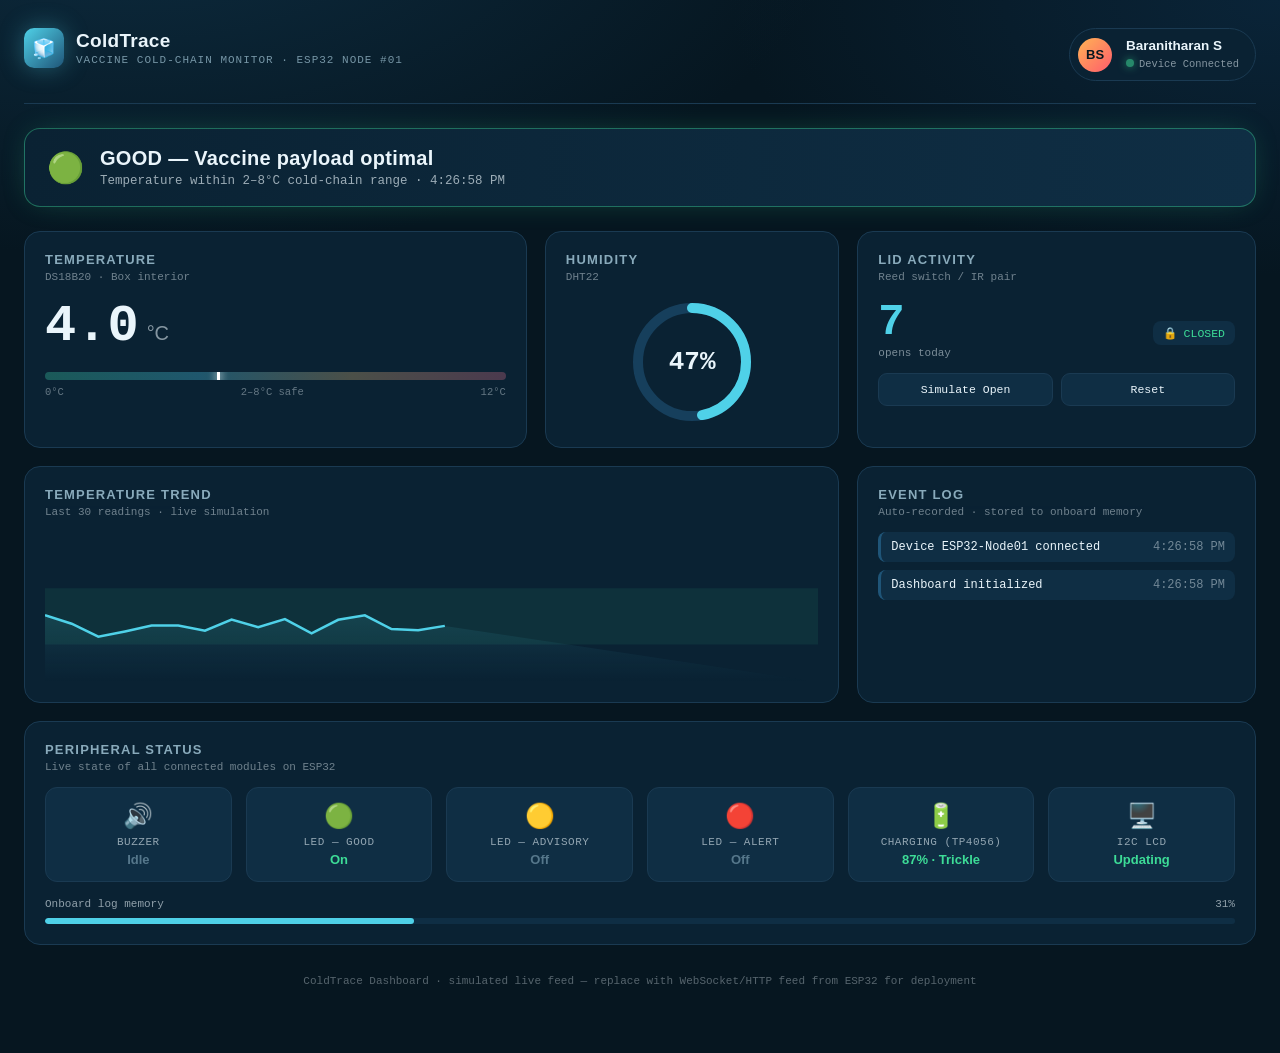
<file: v1/dashboard_mockup/ColdTrace_Dashboard.html>
<!DOCTYPE html>
<html lang="en">
<head>
<meta charset="UTF-8">
<title>ColdTrace — Vaccine Cold Chain Monitor</title>
<style>
  :root{
    --ice-950:#061620;
    --ice-900:#0a2233;
    --ice-800:#0f2e44;
    --ice-700:#163f5c;
    --ice-600:#1f5578;
    --ice-100:#eaf5fb;
    --frost:#bfe4f5;
    --cyan:#4fd1e8;
    --cyan-dim:#2a8fa3;
    --good:#3ddc97;
    --normal:#4fd1e8;
    --bad:#ff5c6c;
    --advisory:#ffb454;
    --line:#1a3a52;
    --font-display:'Space Grotesk',-apple-system,sans-serif;
    --font-mono:'IBM Plex Mono',monospace;
  }
  *{box-sizing:border-box;}
  body{
    margin:0;
    background:
      radial-gradient(1200px 600px at 10% -10%, #0d2c40 0%, transparent 60%),
      radial-gradient(1000px 500px at 100% 0%, #0a2438 0%, transparent 55%),
      var(--ice-950);
    color:var(--ice-100);
    font-family:var(--font-display);
    min-height:100vh;
  }
  @import url('https://fonts.googleapis.com/css2?family=Space+Grotesk:wght@400;500;600;700&family=IBM+Plex+Mono:wght@400;500;600&display=swap');

  .wrap{max-width:1280px;margin:0 auto;padding:28px 24px 60px;}

  /* Header */
  header{
    display:flex;justify-content:space-between;align-items:flex-start;
    padding-bottom:22px;border-bottom:1px solid var(--line);margin-bottom:24px;
    flex-wrap:wrap;gap:16px;
  }
  .brand{display:flex;align-items:center;gap:12px;}
  .brand-mark{
    width:40px;height:40px;border-radius:10px;
    background:linear-gradient(135deg,var(--cyan),var(--ice-600));
    display:flex;align-items:center;justify-content:center;
    font-size:19px;box-shadow:0 0 24px rgba(79,209,232,.35);
  }
  .brand h1{font-size:19px;margin:0;letter-spacing:.3px;font-weight:700;}
  .brand span{display:block;font-size:11px;color:var(--frost);opacity:.6;font-family:var(--font-mono);letter-spacing:1px;text-transform:uppercase;margin-top:2px;}

  .account{
    display:flex;align-items:center;gap:14px;
    background:var(--ice-900);border:1px solid var(--line);
    padding:8px 16px 8px 8px;border-radius:100px;
  }
  .avatar{width:34px;height:34px;border-radius:50%;background:linear-gradient(135deg,#ffb454,#ff5c6c);display:flex;align-items:center;justify-content:center;font-weight:700;font-size:13px;color:var(--ice-950);}
  .account .who{font-size:12.5px;line-height:1.35;}
  .account .who b{display:block;font-size:13.5px;}
  .account .who small{opacity:.55;font-family:var(--font-mono);}
  .dot-live{width:8px;height:8px;border-radius:50%;background:var(--good);box-shadow:0 0 8px var(--good);animation:pulse 1.8s infinite;}
  @keyframes pulse{0%,100%{opacity:1}50%{opacity:.35}}

  /* Status banner */
  .status-banner{
    display:flex;align-items:center;gap:16px;
    padding:18px 22px;border-radius:16px;margin-bottom:24px;
    border:1px solid var(--line);
    background:linear-gradient(90deg, var(--ice-900), var(--ice-800));
    transition:all .4s;
  }
  .status-banner .icon{font-size:30px;}
  .status-banner .txt b{font-size:20px;display:block;letter-spacing:.3px;}
  .status-banner .txt span{font-size:12.5px;opacity:.65;font-family:var(--font-mono);}
  .status-banner.good{border-color:rgba(61,220,151,.4);box-shadow:0 0 30px -10px rgba(61,220,151,.35);}
  .status-banner.normal{border-color:rgba(79,209,232,.4);box-shadow:0 0 30px -10px rgba(79,209,232,.35);}
  .status-banner.bad{border-color:rgba(255,92,108,.5);box-shadow:0 0 30px -10px rgba(255,92,108,.4);}
  .status-banner.advisory{border-color:rgba(255,180,84,.45);box-shadow:0 0 30px -10px rgba(255,180,84,.4);}

  /* Grid */
  .grid{display:grid;grid-template-columns:repeat(12,1fr);gap:18px;}
  .card{
    background:var(--ice-900);border:1px solid var(--line);border-radius:16px;
    padding:20px;position:relative;overflow:hidden;
  }
  .card h3{margin:0 0 4px;font-size:13px;text-transform:uppercase;letter-spacing:1.2px;color:var(--frost);opacity:.7;font-weight:600;}
  .card .sub{font-size:11px;font-family:var(--font-mono);opacity:.45;margin-bottom:14px;}

  .c-temp{grid-column:span 5;}
  .c-hum{grid-column:span 3;}
  .c-lid{grid-column:span 4;}
  .c-chart{grid-column:span 8;}
  .c-log{grid-column:span 4;}
  .c-periph{grid-column:span 12;}

  @media(max-width:900px){
    .c-temp,.c-hum,.c-lid,.c-chart,.c-log,.c-periph{grid-column:span 12;}
  }

  .big-metric{display:flex;align-items:baseline;gap:8px;}
  .big-metric .num{font-size:52px;font-weight:700;font-family:var(--font-mono);}
  .big-metric .unit{font-size:20px;opacity:.55;}
  .range-bar{height:8px;border-radius:5px;background:var(--ice-800);margin-top:16px;position:relative;overflow:hidden;}
  .range-bar .fill{position:absolute;top:0;bottom:0;background:linear-gradient(90deg,#3ddc97,#4fd1e8,#ffb454,#ff5c6c);width:100%;opacity:.25;}
  .range-bar .marker{position:absolute;top:-4px;width:3px;height:16px;background:#fff;border-radius:2px;box-shadow:0 0 8px #fff;transition:left .6s;}
  .range-labels{display:flex;justify-content:space-between;font-size:10.5px;font-family:var(--font-mono);opacity:.4;margin-top:6px;}

  .hum-ring{display:flex;justify-content:center;align-items:center;position:relative;height:130px;}
  .hum-ring svg{transform:rotate(-90deg);}
  .hum-ring .val{position:absolute;font-family:var(--font-mono);font-size:26px;font-weight:600;}

  .lid-count{display:flex;align-items:center;justify-content:space-between;gap:10px;}
  .lid-count .num{font-size:44px;font-family:var(--font-mono);font-weight:700;color:var(--cyan);}
  .lid-state{
    display:inline-flex;align-items:center;gap:6px;font-size:11.5px;font-family:var(--font-mono);
    padding:5px 10px;border-radius:8px;background:var(--ice-800);margin-top:10px;
  }
  .lid-state.open{color:var(--advisory);}
  .lid-state.closed{color:var(--good);}
  .btn-row{display:flex;gap:8px;margin-top:14px;}
  .btn{
    flex:1;background:var(--ice-800);border:1px solid var(--line);color:var(--ice-100);
    padding:9px 10px;border-radius:9px;font-family:var(--font-mono);font-size:11.5px;cursor:pointer;
    transition:.2s;
  }
  .btn:hover{background:var(--ice-700);border-color:var(--cyan-dim);}
  .btn.danger:hover{border-color:var(--bad);color:var(--bad);}

  canvas{width:100%;display:block;}

  .log-list{display:flex;flex-direction:column;gap:8px;max-height:260px;overflow-y:auto;}
  .log-item{
    display:flex;justify-content:space-between;font-size:12px;font-family:var(--font-mono);
    padding:8px 10px;background:var(--ice-800);border-radius:8px;border-left:3px solid var(--ice-600);
  }
  .log-item.warn{border-left-color:var(--advisory);}
  .log-item.crit{border-left-color:var(--bad);}
  .log-item .t{opacity:.45;}

  .periph-grid{display:grid;grid-template-columns:repeat(6,1fr);gap:14px;}
  @media(max-width:900px){.periph-grid{grid-template-columns:repeat(2,1fr);}}
  .periph{
    background:var(--ice-800);border:1px solid var(--line);border-radius:12px;
    padding:14px;text-align:center;
  }
  .periph .ic{font-size:24px;margin-bottom:6px;}
  .periph .lbl{font-size:11px;font-family:var(--font-mono);opacity:.6;text-transform:uppercase;letter-spacing:.5px;}
  .periph .state{font-size:13px;font-weight:600;margin-top:4px;}
  .periph .state.on{color:var(--good);}
  .periph .state.off{color:var(--frost);opacity:.4;}
  .periph .state.alert{color:var(--bad);}

  .storage-bar{height:6px;background:var(--ice-800);border-radius:4px;margin-top:8px;overflow:hidden;}
  .storage-bar .fill{height:100%;background:var(--cyan);border-radius:4px;transition:width .4s;}

  footer{margin-top:30px;text-align:center;font-size:11px;font-family:var(--font-mono);opacity:.35;}
</style>
</head>
<body>
<div class="wrap">

  <header>
    <div class="brand">
      <div class="brand-mark">🧊</div>
      <div>
        <h1>ColdTrace</h1>
        <span>Vaccine Cold-Chain Monitor · ESP32 Node #01</span>
      </div>
    </div>
    <div class="account">
      <div class="avatar">BS</div>
      <div class="who">
        <b>Baranitharan S</b>
        <small><span class="dot-live" style="display:inline-block;margin-right:5px;"></span>Device Connected</small>
      </div>
    </div>
  </header>

  <div class="status-banner normal" id="statusBanner">
    <div class="icon" id="statusIcon">🟦</div>
    <div class="txt">
      <b id="statusText">NORMAL — Vaccine payload within safe range</b>
      <span id="statusSub">Last synced just now · Auto-refresh every 3s</span>
    </div>
  </div>

  <div class="grid">

    <div class="card c-temp">
      <h3>Temperature</h3>
      <div class="sub">DS18B20 · Box interior</div>
      <div class="big-metric"><span class="num" id="tempVal">4.2</span><span class="unit">°C</span></div>
      <div class="range-bar"><div class="fill"></div><div class="marker" id="tempMarker" style="left:38%"></div></div>
      <div class="range-labels"><span>0°C</span><span>2–8°C safe</span><span>12°C</span></div>
    </div>

    <div class="card c-hum">
      <h3>Humidity</h3>
      <div class="sub">DHT22</div>
      <div class="hum-ring">
        <svg width="130" height="130">
          <circle cx="65" cy="65" r="54" stroke="#163f5c" stroke-width="10" fill="none"/>
          <circle id="humArc" cx="65" cy="65" r="54" stroke="#4fd1e8" stroke-width="10" fill="none"
            stroke-linecap="round" stroke-dasharray="339" stroke-dashoffset="120"/>
        </svg>
        <div class="val" id="humVal">54%</div>
      </div>
    </div>

    <div class="card c-lid">
      <h3>Lid Activity</h3>
      <div class="sub">Reed switch / IR pair</div>
      <div class="lid-count">
        <div>
          <div class="num" id="lidCount">7</div>
          <div style="font-size:11px;opacity:.5;font-family:var(--font-mono);">opens today</div>
        </div>
        <div class="lid-state closed" id="lidState">🔒 CLOSED</div>
      </div>
      <div class="btn-row">
        <button class="btn" onclick="simulateLidOpen()">Simulate Open</button>
        <button class="btn danger" onclick="resetLidCount()">Reset</button>
      </div>
    </div>

    <div class="card c-chart">
      <h3>Temperature Trend</h3>
      <div class="sub">Last 30 readings · live simulation</div>
      <canvas id="tempChart" height="150"></canvas>
    </div>

    <div class="card c-log">
      <h3>Event Log</h3>
      <div class="sub">Auto-recorded · stored to onboard memory</div>
      <div class="log-list" id="logList"></div>
    </div>

    <div class="card c-periph">
      <h3>Peripheral Status</h3>
      <div class="sub">Live state of all connected modules on ESP32</div>
      <div class="periph-grid">
        <div class="periph"><div class="ic">🔊</div><div class="lbl">Buzzer</div><div class="state off" id="pBuzzer">Idle</div></div>
        <div class="periph"><div class="ic">🟢</div><div class="lbl">LED — Good</div><div class="state off" id="pLedGood">Off</div></div>
        <div class="periph"><div class="ic">🟡</div><div class="lbl">LED — Advisory</div><div class="state off" id="pLedAdv">Off</div></div>
        <div class="periph"><div class="ic">🔴</div><div class="lbl">LED — Alert</div><div class="state off" id="pLedAlert">Off</div></div>
        <div class="periph"><div class="ic">🔋</div><div class="lbl">Charging (TP4056)</div><div class="state on" id="pCharge">87% · Trickle</div></div>
        <div class="periph"><div class="ic">🖥️</div><div class="lbl">I2C LCD</div><div class="state on" id="pLcd">Updating</div></div>
      </div>
      <div style="margin-top:16px;">
        <div style="display:flex;justify-content:space-between;font-size:11px;font-family:var(--font-mono);opacity:.6;">
          <span>Onboard log memory</span><span id="memPct">31%</span>
        </div>
        <div class="storage-bar"><div class="fill" id="memFill" style="width:31%"></div></div>
      </div>
    </div>

  </div>

  <footer>ColdTrace Dashboard · simulated live feed — replace with WebSocket/HTTP feed from ESP32 for deployment</footer>
</div>

<script>
let tempHistory = [];
let lidCount = 7;
let logEntries = [];
let memPct = 31;

function addLog(msg, level='info'){
  const time = new Date().toLocaleTimeString();
  logEntries.unshift({msg, time, level});
  if(logEntries.length > 40) logEntries.pop();
  renderLog();
}

function renderLog(){
  const list = document.getElementById('logList');
  list.innerHTML = logEntries.map(e =>
    `<div class="log-item ${e.level==='crit'?'crit':e.level==='warn'?'warn':''}">
      <span>${e.msg}</span><span class="t">${e.time}</span>
    </div>`
  ).join('');
}

function setStatus(level, text, sub){
  const banner = document.getElementById('statusBanner');
  banner.className = 'status-banner ' + level;
  document.getElementById('statusText').innerText = text;
  document.getElementById('statusSub').innerText = sub;
  const icons = {good:'🟢', normal:'🟦', bad:'🔴', advisory:'🟡'};
  document.getElementById('statusIcon').innerText = icons[level];

  document.getElementById('pLedGood').className = 'state ' + (level==='good' ? 'on':'off');
  document.getElementById('pLedGood').innerText = level==='good' ? 'On' : 'Off';
  document.getElementById('pLedAdv').className = 'state ' + (level==='advisory' ? 'on':'off');
  document.getElementById('pLedAdv').innerText = level==='advisory' ? 'On' : 'Off';
  document.getElementById('pLedAlert').className = 'state ' + (level==='bad' ? 'alert':'off');
  document.getElementById('pLedAlert').innerText = level==='bad' ? 'On' : 'Off';
  document.getElementById('pBuzzer').className = 'state ' + (level==='bad' ? 'alert':'off');
  document.getElementById('pBuzzer').innerText = level==='bad' ? 'ALERT' : 'Idle';
}

function classify(temp){
  if(temp >= 2 && temp <= 8) return {level:'good', text:'GOOD — Vaccine payload optimal', sub:'Temperature within 2–8°C cold-chain range'};
  if(temp > 8 && temp <= 10) return {level:'advisory', text:'ADVISORY — Approaching upper limit', sub:'Check lid seal and ice packs soon'};
  if(temp < 2 && temp >= 0) return {level:'advisory', text:'ADVISORY — Approaching lower limit', sub:'Risk of freezing, monitor closely'};
  return {level:'bad', text:'BAD — Temperature out of safe range', sub:'Immediate action required — vaccine may be compromised'};
}

function updateTemp(){
  const last = tempHistory.length ? tempHistory[tempHistory.length-1] : 4.2;
  let next = last + (Math.random()-0.5)*1.1;
  next = Math.max(-1, Math.min(13, next));
  tempHistory.push(next);
  if(tempHistory.length > 30) tempHistory.shift();

  document.getElementById('tempVal').innerText = next.toFixed(1);
  const pct = Math.max(0, Math.min(100, ((next+2)/16)*100));
  document.getElementById('tempMarker').style.left = pct + '%';

  const c = classify(next);
  setStatus(c.level, c.text, c.sub + ' · ' + new Date().toLocaleTimeString());
  if(c.level==='bad') addLog('Temperature breach: '+next.toFixed(1)+'°C', 'crit');
  else if(c.level==='advisory' && Math.random()<0.3) addLog('Temperature drifting: '+next.toFixed(1)+'°C', 'warn');

  drawChart();
}

function updateHumidity(){
  const val = Math.round(45 + Math.random()*20);
  document.getElementById('humVal').innerText = val + '%';
  const circumference = 339;
  const offset = circumference - (val/100)*circumference;
  document.getElementById('humArc').style.strokeDashoffset = offset;
}

function drawChart(){
  const canvas = document.getElementById('tempChart');
  const ctx = canvas.getContext('2d');
  const w = canvas.clientWidth, h = 150;
  canvas.width = w; canvas.height = h;
  ctx.clearRect(0,0,w,h);

  // safe zone band
  const yFor = t => h - ((t+2)/16)*h;
  ctx.fillStyle = 'rgba(61,220,151,0.08)';
  ctx.fillRect(0, yFor(8), w, yFor(2)-yFor(8));

  if(tempHistory.length < 2) return;
  ctx.beginPath();
  ctx.strokeStyle = '#4fd1e8';
  ctx.lineWidth = 2.5;
  tempHistory.forEach((t,i)=>{
    const x = (i/(29))*w;
    const y = yFor(t);
    i===0 ? ctx.moveTo(x,y) : ctx.lineTo(x,y);
  });
  ctx.stroke();

  // gradient fill under line
  const grad = ctx.createLinearGradient(0,0,0,h);
  grad.addColorStop(0,'rgba(79,209,232,0.25)');
  grad.addColorStop(1,'rgba(79,209,232,0)');
  ctx.lineTo(w,h); ctx.lineTo(0,h); ctx.closePath();
  ctx.fillStyle = grad; ctx.fill();
}

function simulateLidOpen(){
  lidCount++;
  document.getElementById('lidCount').innerText = lidCount;
  const state = document.getElementById('lidState');
  state.className = 'lid-state open';
  state.innerText = '🔓 OPEN';
  addLog('Lid opened — count '+lidCount, 'warn');
  setTimeout(()=>{
    state.className = 'lid-state closed';
    state.innerText = '🔒 CLOSED';
    addLog('Lid closed', 'info');
  }, 2200);
  memPct = Math.min(100, memPct + 2);
  document.getElementById('memFill').style.width = memPct+'%';
  document.getElementById('memPct').innerText = memPct+'%';
}

function resetLidCount(){
  lidCount = 0;
  document.getElementById('lidCount').innerText = 0;
  addLog('Lid counter reset by user', 'info');
}

// init
addLog('Dashboard initialized', 'info');
addLog('Device ESP32-Node01 connected', 'info');
for(let i=0;i<15;i++){ tempHistory.push(4 + (Math.random()-0.5)*3); }
updateTemp();
updateHumidity();
drawChart();

setInterval(updateTemp, 3000);
setInterval(updateHumidity, 4000);
</script>
</body>
</html>
</file>
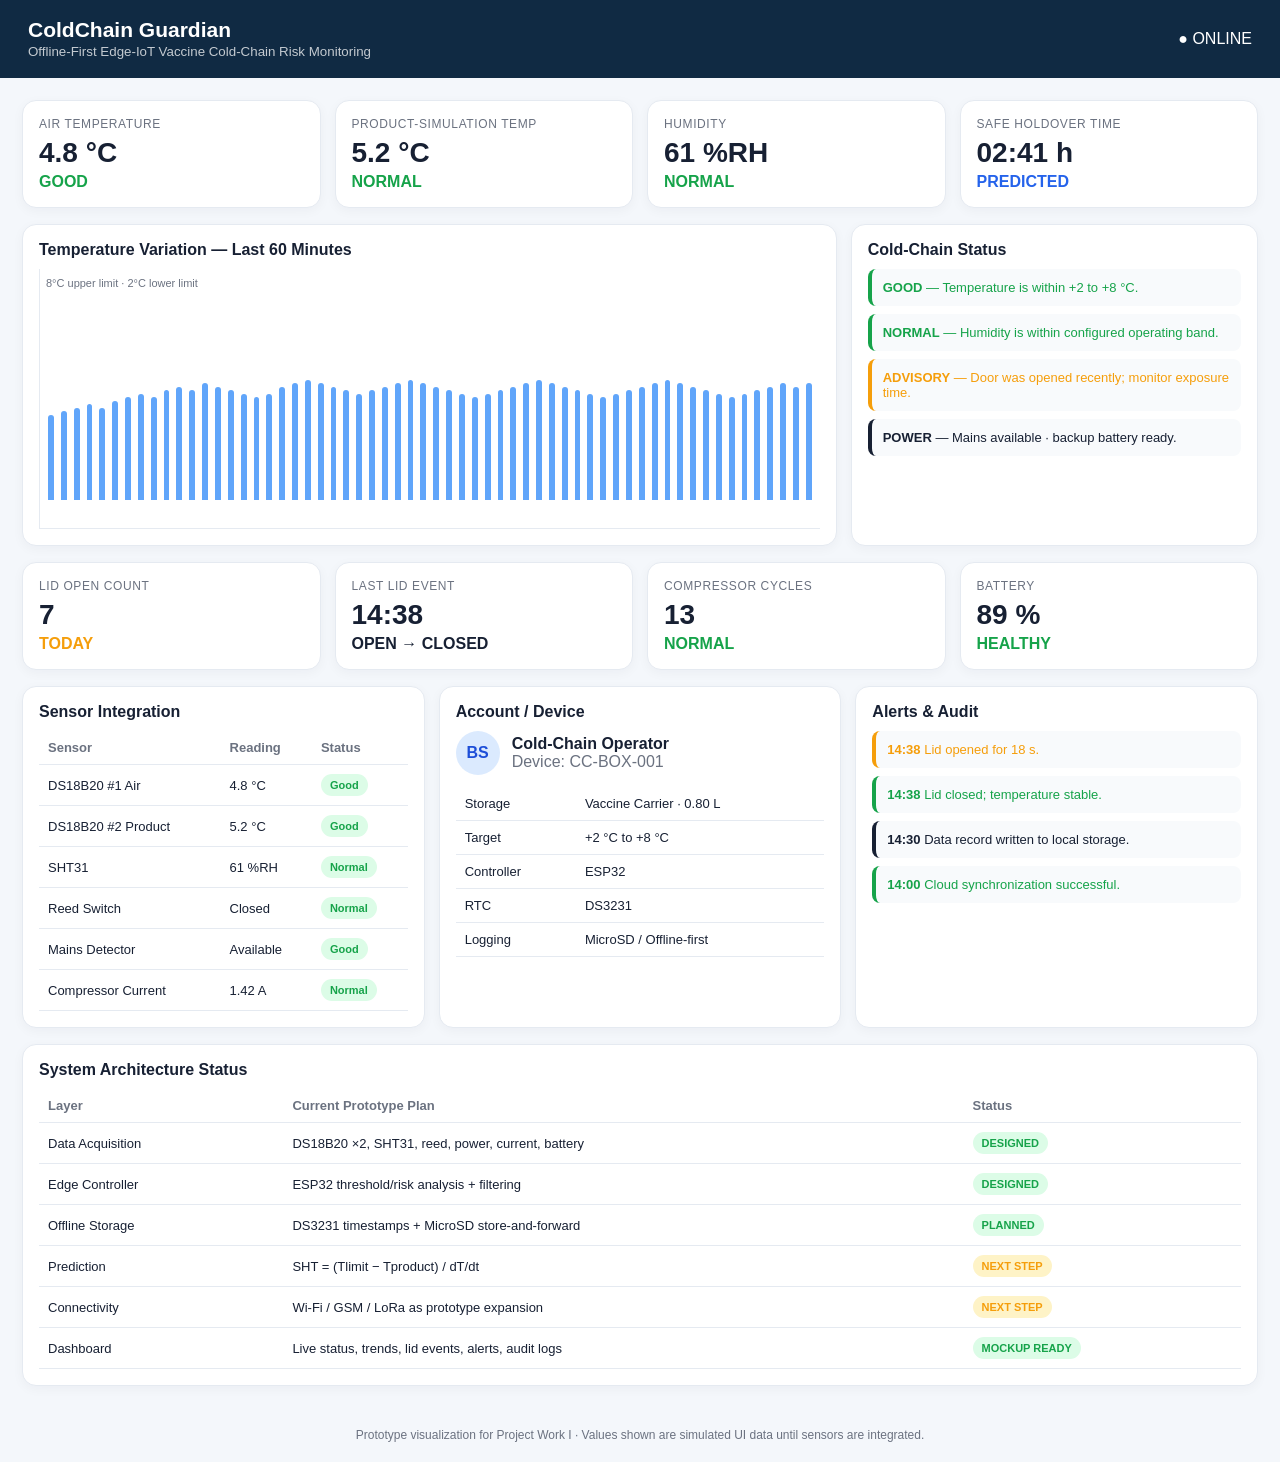
<file: v1/first_review_package/dashboard.html>
<!doctype html>
<html lang="en">
<head>
<meta charset="utf-8">
<meta name="viewport" content="width=device-width,initial-scale=1">
<title>ColdChain Guardian — Edge-IoT Dashboard</title>
<style>
:root{--bg:#f4f7fb;--card:#fff;--ink:#172033;--muted:#6b7280;--line:#e5eaf1;--good:#16a34a;--warn:#f59e0b;--bad:#dc2626;--blue:#2563eb}
*{box-sizing:border-box} body{margin:0;background:var(--bg);font-family:Inter,Segoe UI,Arial,sans-serif;color:var(--ink)}
header{background:#102a43;color:#fff;padding:18px 28px;display:flex;justify-content:space-between;align-items:center}
header h1{margin:0;font-size:21px} header small{opacity:.75}
main{padding:22px;max-width:1400px;margin:auto}.grid{display:grid;grid-template-columns:repeat(4,1fr);gap:14px}
.card{background:var(--card);border:1px solid var(--line);border-radius:14px;padding:16px;box-shadow:0 3px 12px #1720330a}
.metric .label{font-size:12px;color:var(--muted);text-transform:uppercase;letter-spacing:.05em}
.metric .value{font-size:28px;font-weight:750;margin-top:6px}.status{font-weight:700;margin-top:4px}
.good{color:var(--good)}.warn{color:var(--warn)}.bad{color:var(--bad)}.blue{color:var(--blue)}
.section{margin-top:16px}.section h2{font-size:16px;margin:0 0 10px}
.two{display:grid;grid-template-columns:2fr 1fr;gap:14px}.three{display:grid;grid-template-columns:repeat(3,1fr);gap:14px}
.chart{height:260px;display:flex;align-items:end;gap:7px;padding:15px 8px 28px;border-left:1px solid var(--line);border-bottom:1px solid var(--line);position:relative}
.bar{width:100%;border-radius:5px 5px 0 0;background:#60a5fa;min-height:5px}.axis{position:absolute;left:6px;right:6px;top:8px;color:var(--muted);font-size:11px}
table{width:100%;border-collapse:collapse;font-size:13px}th,td{padding:9px;border-bottom:1px solid var(--line);text-align:left}th{color:var(--muted)}
.pill{display:inline-block;padding:5px 9px;border-radius:999px;font-size:11px;font-weight:700;background:#eef2f7}
.pill.good{background:#dcfce7}.pill.warn{background:#fef3c7}.pill.bad{background:#fee2e2}
.account{display:flex;align-items:center;gap:12px}.avatar{width:44px;height:44px;border-radius:50%;background:#dbeafe;display:grid;place-items:center;font-weight:800;color:#1d4ed8}
.alert{padding:11px;border-left:4px solid;border-radius:8px;margin:8px 0;background:#f8fafc;font-size:13px}
.alert.good{border-color:var(--good)}.alert.warn{border-color:var(--warn)}.alert.bad{border-color:var(--bad)}
footer{padding:20px 22px;color:var(--muted);font-size:12px;text-align:center}
@media(max-width:900px){.grid,.three,.two{grid-template-columns:1fr 1fr}.two{grid-template-columns:1fr}}
</style>
</head>
<body>
<header><div><h1>ColdChain Guardian</h1><small>Offline-First Edge-IoT Vaccine Cold-Chain Risk Monitoring</small></div>
<div id="connection">● ONLINE</div></header>
<main>
<section class="grid">
<div class="card metric"><div class="label">Air Temperature</div><div class="value" id="air">4.8 °C</div><div class="status good">GOOD</div></div>
<div class="card metric"><div class="label">Product-Simulation Temp</div><div class="value" id="product">5.2 °C</div><div class="status good">NORMAL</div></div>
<div class="card metric"><div class="label">Humidity</div><div class="value" id="humidity">61 %RH</div><div class="status good">NORMAL</div></div>
<div class="card metric"><div class="label">Safe Holdover Time</div><div class="value" id="sht">02:41 h</div><div class="status blue">PREDICTED</div></div>
</section>

<section class="section two">
<div class="card"><h2>Temperature Variation — Last 60 Minutes</h2><div class="chart" id="chart"><div class="axis">8°C upper limit · 2°C lower limit</div></div></div>
<div class="card"><h2>Cold-Chain Status</h2>
<div class="alert good"><b>GOOD</b> — Temperature is within +2 to +8 °C.</div>
<div class="alert good"><b>NORMAL</b> — Humidity is within configured operating band.</div>
<div class="alert warn"><b>ADVISORY</b> — Door was opened recently; monitor exposure time.</div>
<div class="alert"><b>POWER</b> — Mains available · backup battery ready.</div>
</div></section>

<section class="section grid">
<div class="card metric"><div class="label">Lid Open Count</div><div class="value" id="lid">7</div><div class="status warn">TODAY</div></div>
<div class="card metric"><div class="label">Last Lid Event</div><div class="value" id="lastlid">14:38</div><div class="status">OPEN → CLOSED</div></div>
<div class="card metric"><div class="label">Compressor Cycles</div><div class="value" id="comp">13</div><div class="status good">NORMAL</div></div>
<div class="card metric"><div class="label">Battery</div><div class="value" id="battery">89 %</div><div class="status good">HEALTHY</div></div>
</section>

<section class="section three">
<div class="card"><h2>Sensor Integration</h2><table>
<tr><th>Sensor</th><th>Reading</th><th>Status</th></tr>
<tr><td>DS18B20 #1 Air</td><td>4.8 °C</td><td><span class="pill good">Good</span></td></tr>
<tr><td>DS18B20 #2 Product</td><td>5.2 °C</td><td><span class="pill good">Good</span></td></tr>
<tr><td>SHT31</td><td>61 %RH</td><td><span class="pill good">Normal</span></td></tr>
<tr><td>Reed Switch</td><td>Closed</td><td><span class="pill good">Normal</span></td></tr>
<tr><td>Mains Detector</td><td>Available</td><td><span class="pill good">Good</span></td></tr>
<tr><td>Compressor Current</td><td>1.42 A</td><td><span class="pill good">Normal</span></td></tr>
</table></div>

<div class="card"><h2>Account / Device</h2><div class="account"><div class="avatar">BS</div><div><b>Cold-Chain Operator</b><br><span style="color:#6b7280">Device: CC-BOX-001</span></div></div>
<table style="margin-top:12px"><tr><td>Storage</td><td>Vaccine Carrier · 0.80 L</td></tr><tr><td>Target</td><td>+2 °C to +8 °C</td></tr><tr><td>Controller</td><td>ESP32</td></tr><tr><td>RTC</td><td>DS3231</td></tr><tr><td>Logging</td><td>MicroSD / Offline-first</td></tr></table></div>

<div class="card"><h2>Alerts & Audit</h2>
<div class="alert warn"><b>14:38</b> Lid opened for 18 s.</div>
<div class="alert good"><b>14:38</b> Lid closed; temperature stable.</div>
<div class="alert"><b>14:30</b> Data record written to local storage.</div>
<div class="alert good"><b>14:00</b> Cloud synchronization successful.</div>
</div></section>

<section class="section card"><h2>System Architecture Status</h2>
<table><tr><th>Layer</th><th>Current Prototype Plan</th><th>Status</th></tr>
<tr><td>Data Acquisition</td><td>DS18B20 ×2, SHT31, reed, power, current, battery</td><td><span class="pill good">DESIGNED</span></td></tr>
<tr><td>Edge Controller</td><td>ESP32 threshold/risk analysis + filtering</td><td><span class="pill good">DESIGNED</span></td></tr>
<tr><td>Offline Storage</td><td>DS3231 timestamps + MicroSD store-and-forward</td><td><span class="pill good">PLANNED</span></td></tr>
<tr><td>Prediction</td><td>SHT = (Tlimit − Tproduct) / dT/dt</td><td><span class="pill warn">NEXT STEP</span></td></tr>
<tr><td>Connectivity</td><td>Wi-Fi / GSM / LoRa as prototype expansion</td><td><span class="pill warn">NEXT STEP</span></td></tr>
<tr><td>Dashboard</td><td>Live status, trends, lid events, alerts, audit logs</td><td><span class="pill good">MOCKUP READY</span></td></tr>
</table></section>
</main>
<footer>Prototype visualization for Project Work I · Values shown are simulated UI data until sensors are integrated.</footer>
<script>
const vals=[4.3,4.4,4.5,4.6,4.5,4.7,4.8,4.9,4.8,5.0,5.1,5.0,5.2,5.1,5.0,4.9,4.8,4.9,5.1,5.2,5.3,5.2,5.1,5.0,4.9,5.0,5.1,5.2,5.3,5.2,5.1,5.0,4.9,4.8,4.9,5.0,5.1,5.2,5.3,5.2,5.1,5.0,4.9,4.8,4.9,5.0,5.1,5.2,5.3,5.2,5.1,5.0,4.9,4.8,4.9,5.0,5.1,5.2,5.1,5.2];
const chart=document.getElementById('chart'); vals.forEach(v=>{let b=document.createElement('div');b.className='bar';b.style.height=((v-2)/6*210+5)+'px';b.title=v+' °C';chart.appendChild(b)});
setInterval(()=>{let a=4.5+Math.random()*1.2,p=4.8+Math.random()*1.0,h=58+Math.random()*8;
document.getElementById('air').textContent=a.toFixed(1)+' °C';document.getElementById('product').textContent=p.toFixed(1)+' °C';document.getElementById('humidity').textContent=Math.round(h)+' %RH';},3000);
</script>
</body></html>
</file>
